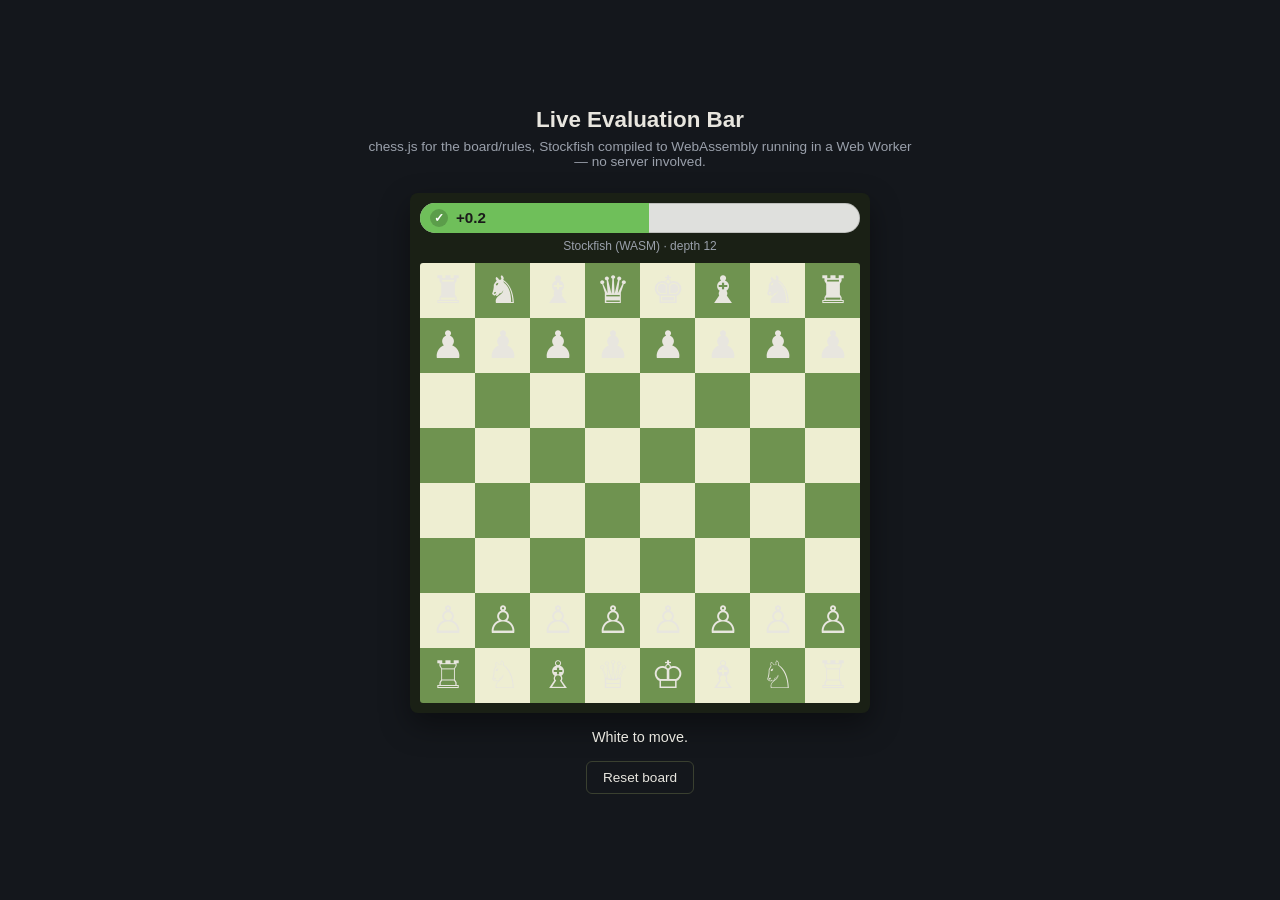
<file: eval-bar-demo/index.html>
<!doctype html>
<html lang="en">
<head>
<meta charset="UTF-8" />
<meta name="viewport" content="width=device-width, initial-scale=1" />
<title>Chess Eval Bar Demo (chess.js + Stockfish WASM)</title>
<link rel="stylesheet" href="style.css" />
</head>
<body>
  <div class="wrap">
    <h1>Live Evaluation Bar</h1>
    <p class="sub">chess.js for the board/rules, Stockfish compiled to WebAssembly running in a Web Worker — no server involved.</p>

    <div class="stage">
      <div class="board-frame">
        <div class="eval-gauge">
          <div class="eval-gauge-track">
            <div class="eval-gauge-fill" id="eval-fill"></div>
            <span class="eval-gauge-icon">✓</span>
            <span class="eval-gauge-score" id="eval-score">0.0</span>
          </div>
          <div class="eval-gauge-caption" id="depth-indicator">Stockfish (WASM) · depth 0</div>
        </div>
        <div id="board" class="board"></div>
      </div>
    </div>

    <div class="status-row">
      <span id="status">White to move.</span>
    </div>

    <button id="btn-reset" class="btn">Reset board</button>
  </div>

  <script type="module" src="app.js"></script>
</body>
</html>
</file>
<file: eval-bar-demo/style.css>
* { box-sizing: border-box; }

body {
  margin: 0;
  min-height: 100vh;
  background: #14171c;
  color: #e8e6df;
  font-family: -apple-system, BlinkMacSystemFont, "Segoe UI", sans-serif;
  display: flex;
  align-items: center;
  justify-content: center;
  padding: 24px 16px;
}

.wrap { max-width: 560px; width: 100%; text-align: center; }
h1 { font-size: 1.4rem; margin: 0 0 6px; }
.sub { color: #9aa0ab; font-size: 0.85rem; margin: 0 0 24px; }

.stage {
  display: flex;
  align-items: center;
  justify-content: center;
}

/* --- Evaluation gauge (horizontal, sits above the board) --- */

.eval-gauge { width: 100%; margin-bottom: 10px; }

.eval-gauge-track {
  position: relative;
  height: 30px;
  border-radius: 15px;
  background: #dfe0dd;
  overflow: hidden;
  display: flex;
  align-items: center;
  box-shadow: inset 0 0 0 1px rgba(0,0,0,0.15);
}
.eval-gauge-fill {
  position: absolute;
  left: 0;
  top: 0;
  bottom: 0;
  width: 50%;
  background: #6fbf5a;
  transition: width 0.4s ease;
}
.eval-gauge-icon {
  position: relative;
  z-index: 2;
  margin-left: 10px;
  color: #fff;
  font-weight: 700;
  font-size: 0.75rem;
  background: rgba(0,0,0,0.18);
  border-radius: 50%;
  width: 18px;
  height: 18px;
  flex-shrink: 0;
  display: flex;
  align-items: center;
  justify-content: center;
}
.eval-gauge-score {
  position: relative;
  z-index: 2;
  margin-left: 8px;
  font-weight: 700;
  color: #1a1a1a;
  font-size: 0.95rem;
}
.eval-gauge-caption {
  margin-top: 6px;
  font-size: 0.75rem;
  color: #9aa0ab;
  text-align: center;
}

/* --- Board --- */

.board-frame {
  background: #1a2015;
  border-radius: 8px;
  padding: 10px;
  box-shadow: 0 12px 30px rgba(0,0,0,0.4);
}

.board {
  display: grid;
  grid-template-columns: repeat(8, minmax(0, 1fr));
  grid-template-rows: repeat(8, minmax(0, 1fr));
  width: min(80vw, 440px);
  height: min(80vw, 440px);
  border-radius: 3px;
  overflow: hidden;
}

.sq {
  display: flex;
  align-items: center;
  justify-content: center;
  font-size: min(8vw, 38px);
  cursor: pointer;
  user-select: none;
  position: relative;
}
.sq.light { background: #eeeed2; }
.sq.dark { background: #6f9350; }
.sq.selected::after {
  content: "";
  position: absolute;
  inset: 0;
  background: rgba(139,191,90,0.5);
}
.sq.legal::before {
  content: "";
  position: absolute;
  width: 26%;
  height: 26%;
  border-radius: 50%;
  background: rgba(0,0,0,0.28);
}
.sq.last-move { box-shadow: inset 0 0 0 3px rgba(232,214,120,0.6); }

/* --- Status row + button --- */

.status-row {
  display: flex;
  align-items: center;
  justify-content: center;
  gap: 10px;
  margin-top: 16px;
  font-size: 0.9rem;
}
.depth { color: #9aa0ab; font-size: 0.78rem; }

.btn {
  margin-top: 16px;
  background: transparent;
  border: 1px solid #3a4030;
  color: #e8e6df;
  padding: 8px 16px;
  border-radius: 6px;
  cursor: pointer;
  font-size: 0.85rem;
}
.btn:hover { border-color: #8bbf5a; color: #a8d97c; }
</file>
